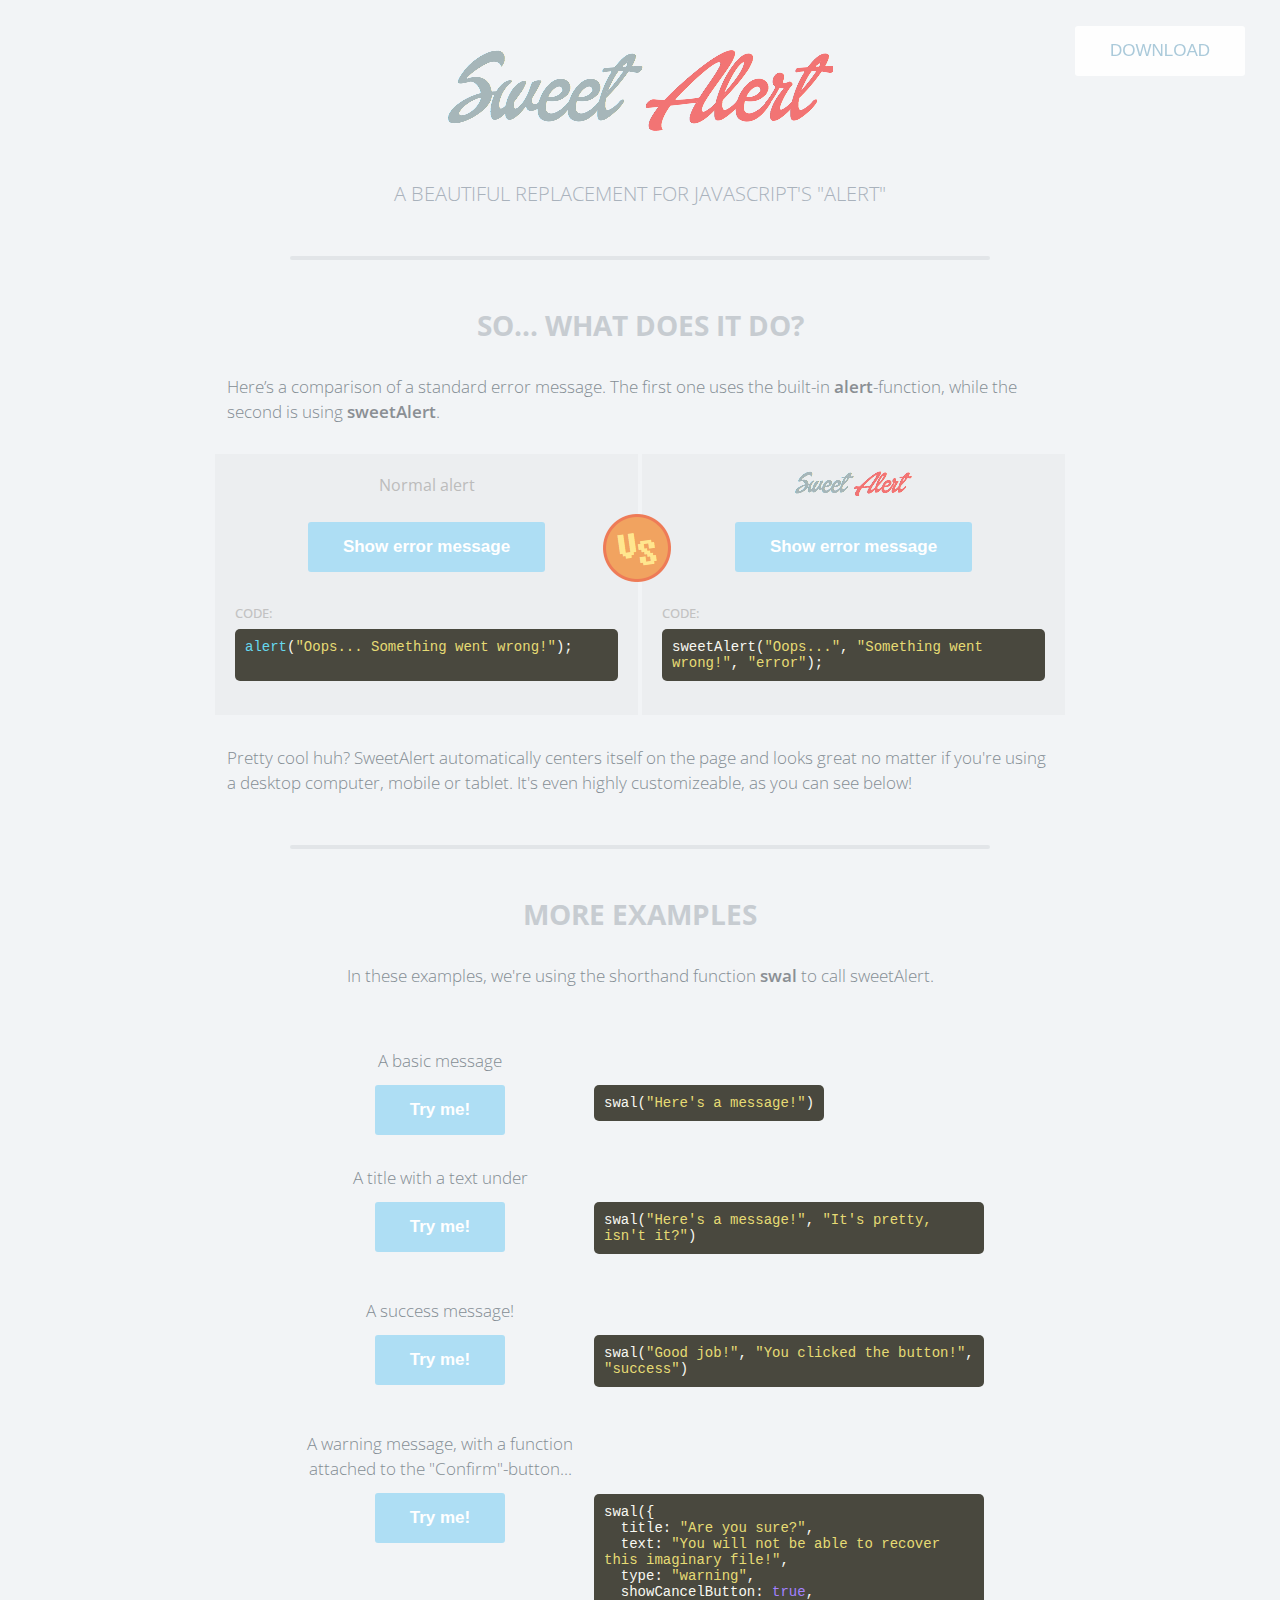
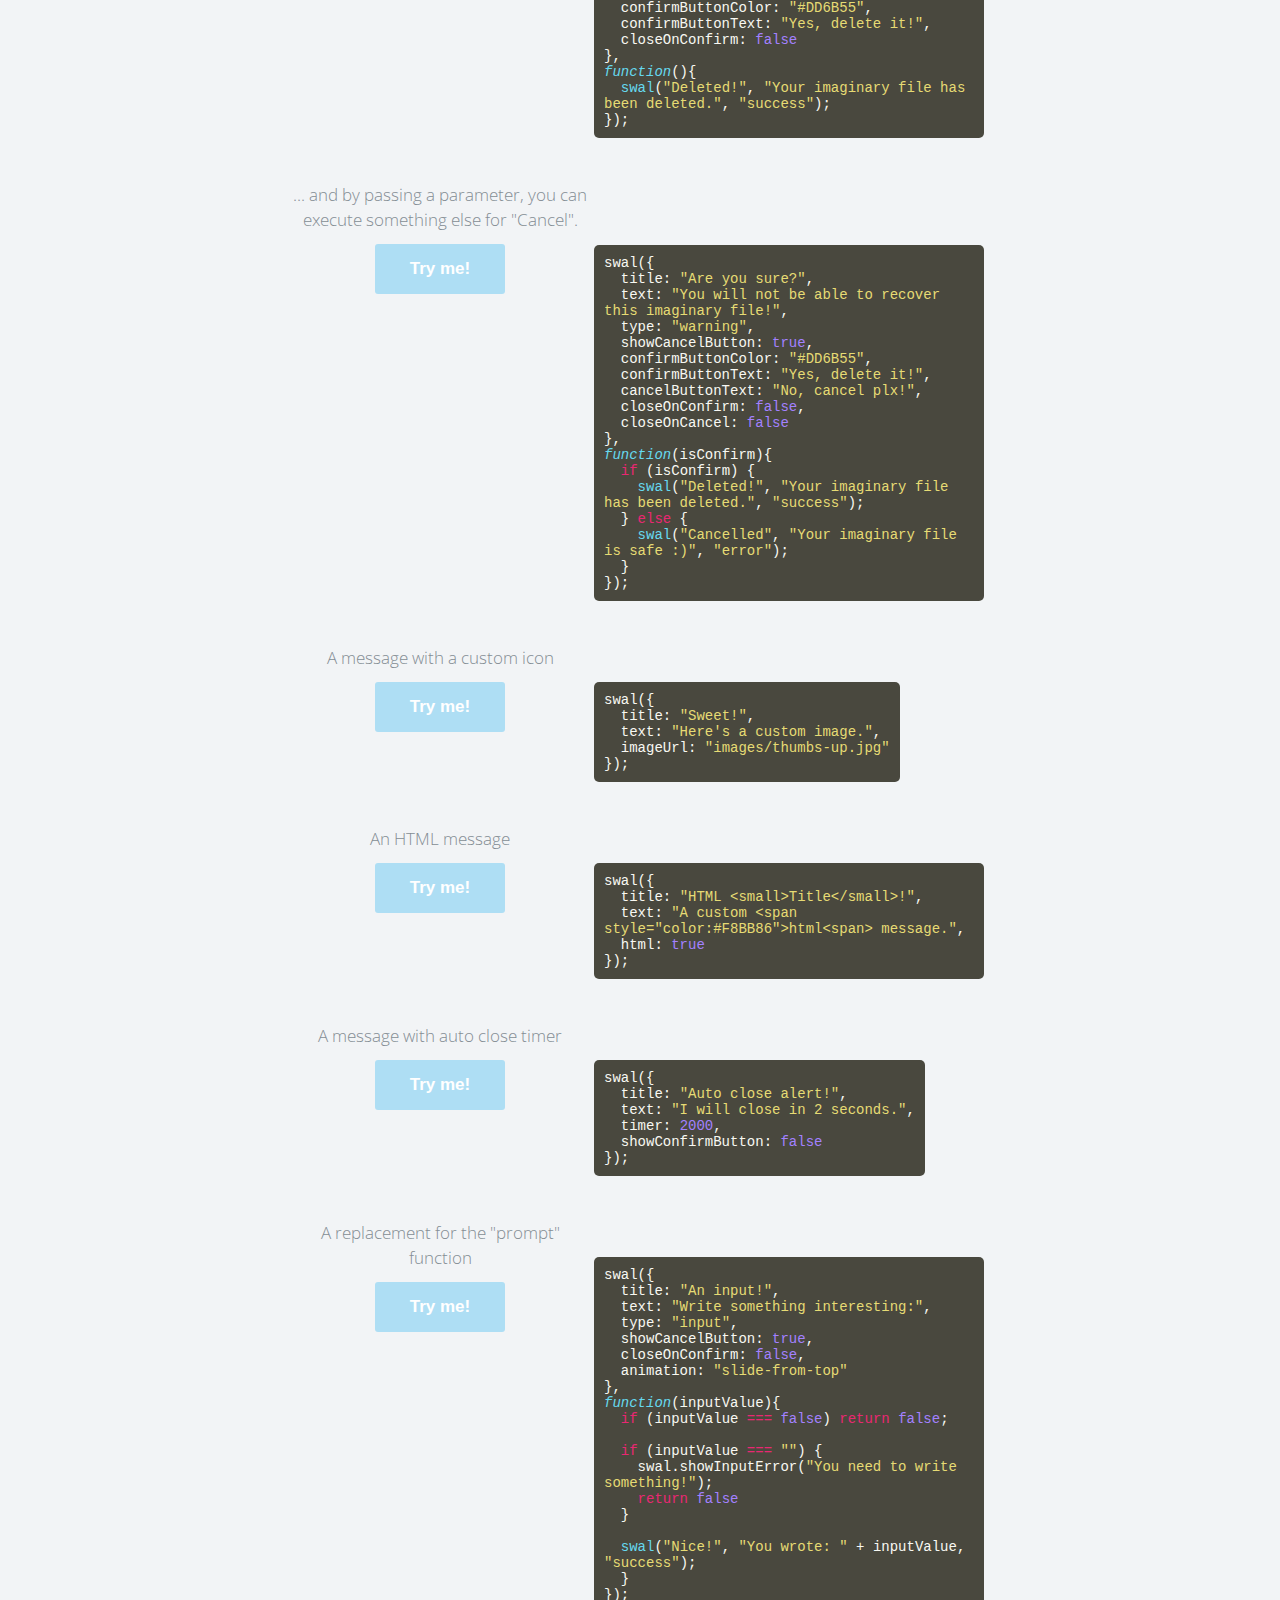
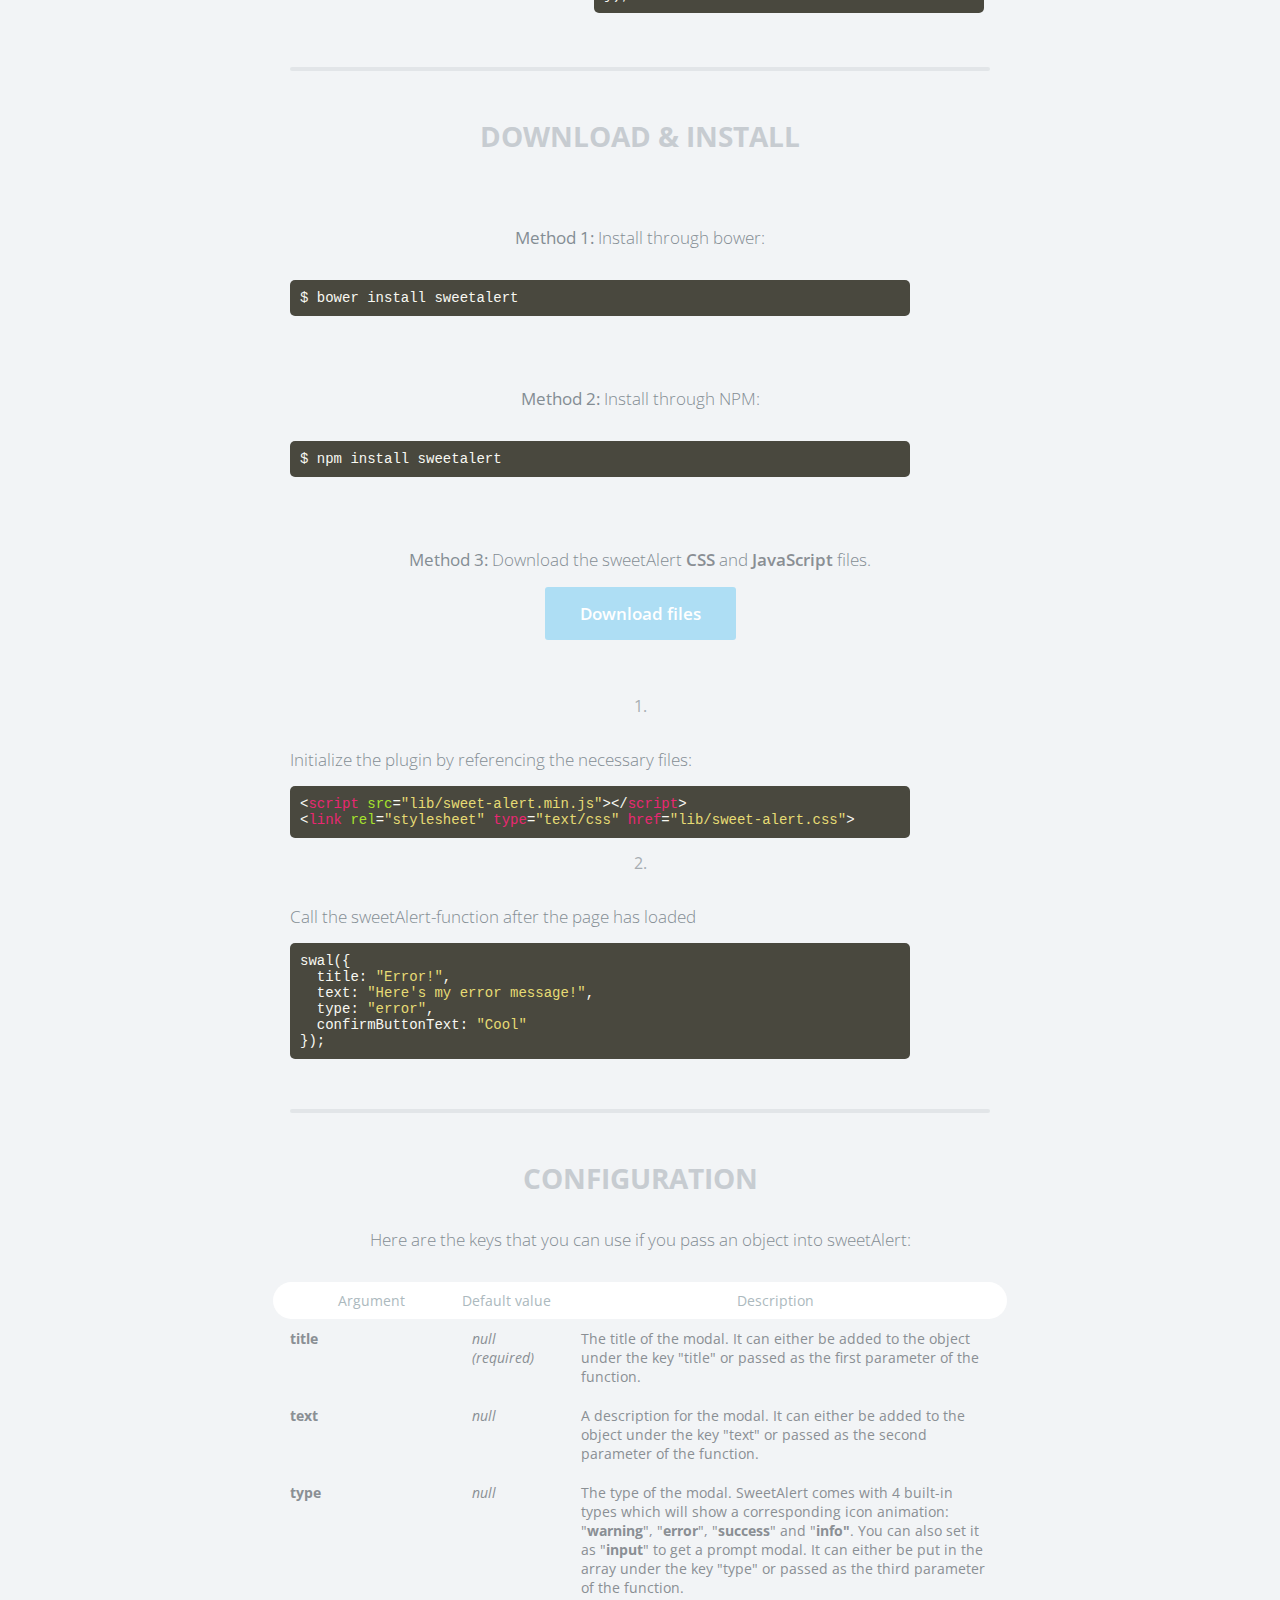
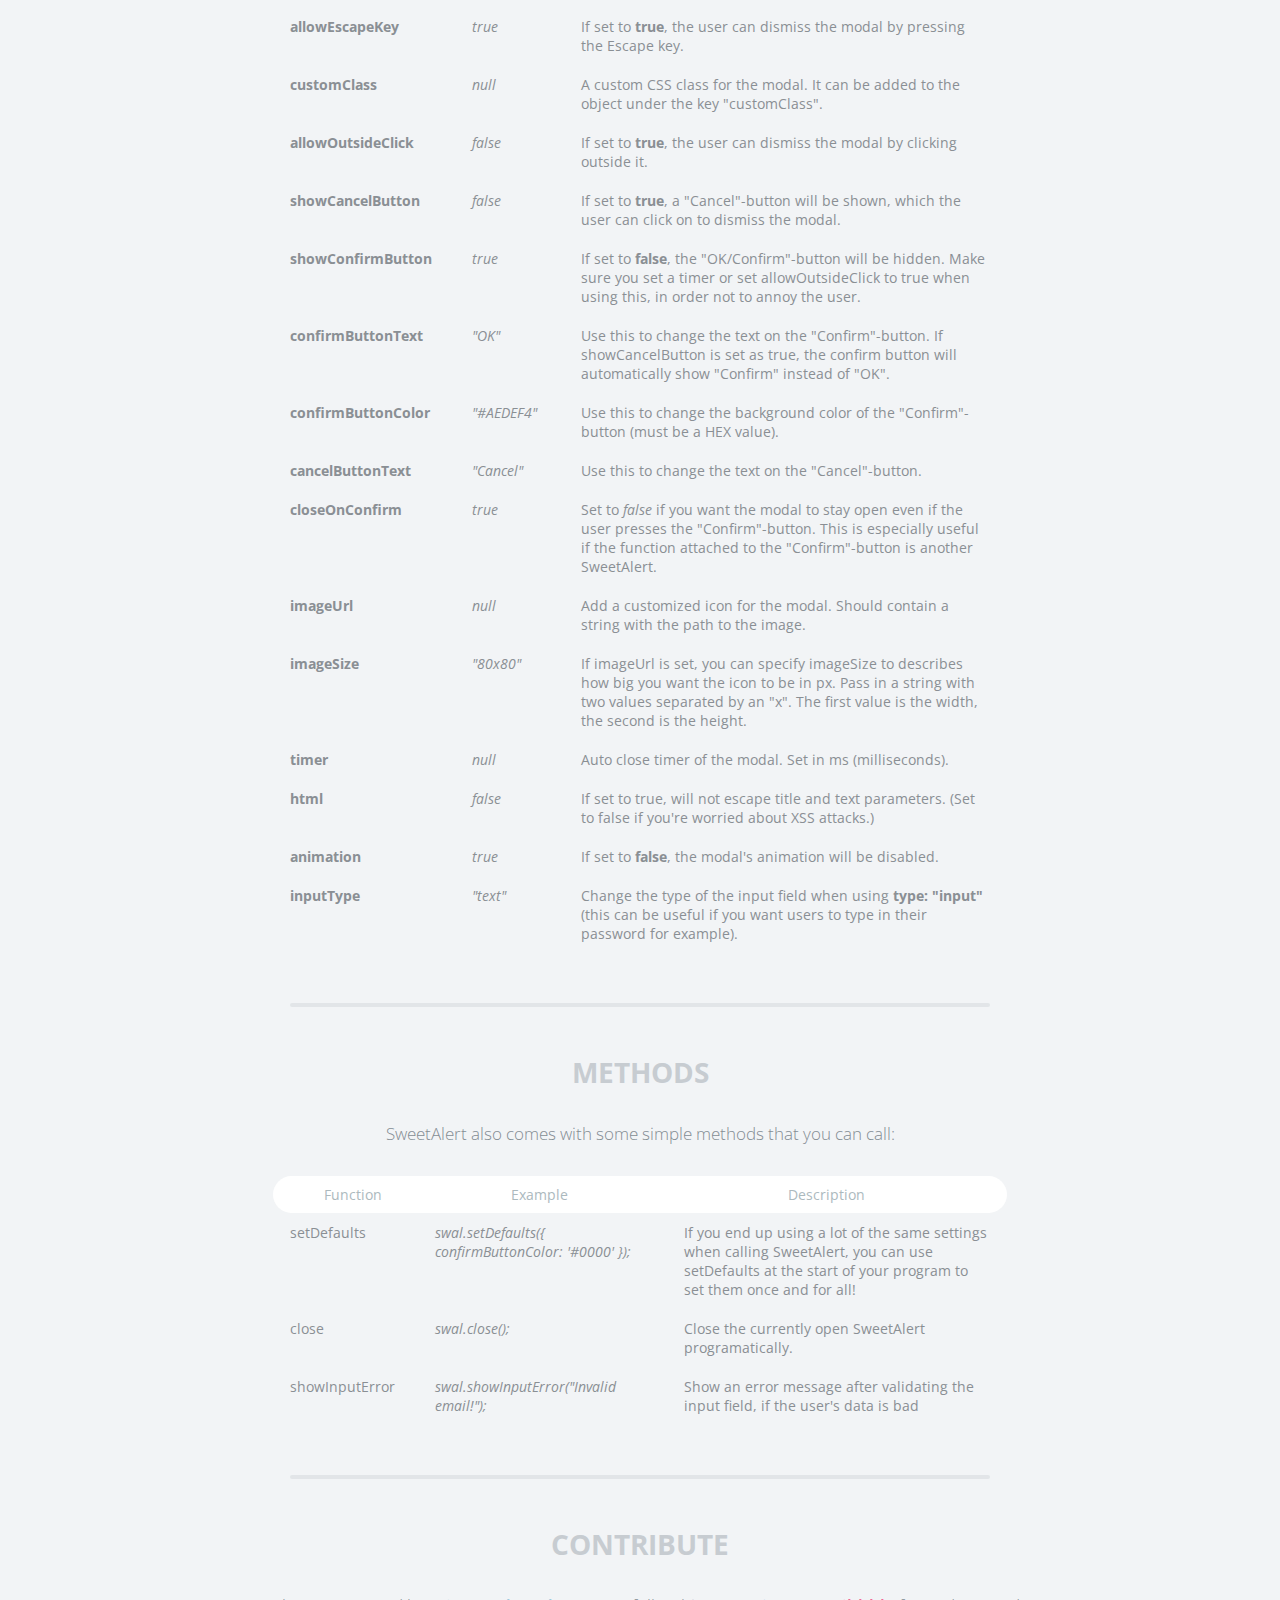
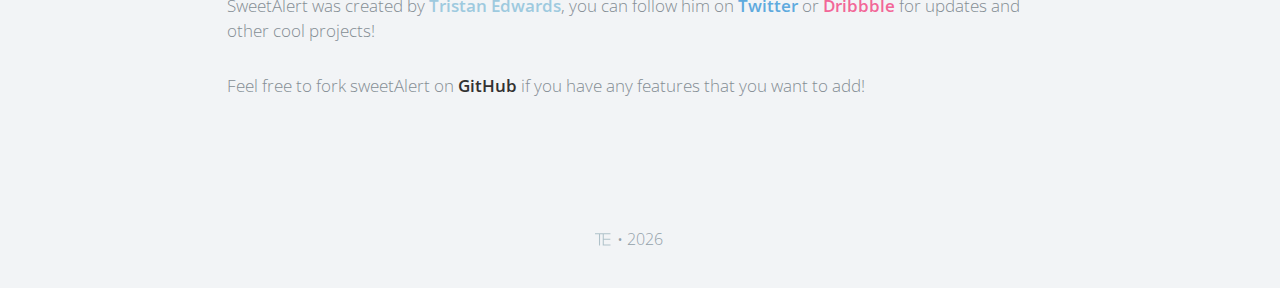
<file: sweetalert-master/example/index.html>
<!doctype html>

<html>

<head>
  <meta charset="utf-8">
  <meta name="viewport" content="width=device-width, initial-scale=1, maximum-scale=1, user-scalable=0" />
  <title>SweetAlert</title>
  
  <link rel="stylesheet" href="./example.css">
  <script src="https://code.jquery.com/jquery-2.1.3.min.js"></script>

  <!-- This is what you need -->
  <script src="../lib/sweet-alert.min.js"></script>
  <link rel="stylesheet" href="../lib/sweet-alert.css">
  <!--.......................-->

</head>

<body>

<h1>Sweet Alert</h1>
<h2>A beautiful replacement for Javascript's "Alert"</h2>
<button class="download">Download</button>

<!-- What does it do? -->
<h3>So... What does it do?</h3>
<p>Here’s a comparison of a standard error message. The first one uses the built-in <strong>alert</strong>-function, while the second is using <strong>sweetAlert</strong>.</p>

<div class="showcase normal">
	<h4>Normal alert</h4>
	<button>Show error message</button>

	<h5>Code:</h5>
	<pre><span class="func">alert</span>(<span class="str">"Oops... Something went wrong!"</span>);

	</pre>

	<div class="vs-icon"></div>
</div>

<div class="showcase sweet">
	<h4>Sweet Alert</h4>
	<button>Show error message</button>

	<h5>Code:</h5>
	<pre>sweetAlert(<span class="str">"Oops..."</span>, <span class="str">"Something went wrong!"</span>, <span class="str">"error"</span>);</pre>
</div>

<p>Pretty cool huh? SweetAlert automatically centers itself on the page and looks great no matter if you're using a desktop computer, mobile or tablet. It's even highly customizeable, as you can see below!</p>


<!-- Examples -->
<h3>More examples</h3>

<p class="center">In these examples, we're using the shorthand function <strong>swal</strong> to call sweetAlert.</p>

<ul class="examples">

	<li class="message">
		<div class="ui">
			<p>A basic message</p>
			<button>Try me!</button>
		</div>
		<pre>swal(<span class="str">"Here's a message!"</span>)</pre>
	</li>

	<li class="title-text">
		<div class="ui">
			<p>A title with a text under</p>
			<button>Try me!</button>
		</div>
		<pre>swal(<span class="str">"Here's a message!"</span>, <span class="str">"It's pretty, isn't it?"</span>)</pre>
	</li>

	<li class="success">
		<div class="ui">
			<p>A success message!</p>
			<button>Try me!</button>
		</div>
		<pre>swal(<span class="str">"Good job!"</span>, <span class="str">"You clicked the button!"</span>, <span class="str">"success"</span>)</pre>
	</li>

	<li class="warning confirm">
		<div class="ui">
			<p>A warning message, with a function attached to the "Confirm"-button...</p>
			<button>Try me!</button>
		</div>
		<pre>swal({
&nbsp;&nbsp;title: <span class="str">"Are you sure?"</span>,
&nbsp;&nbsp;text: <span class="str">"You will not be able to recover this imaginary file!"</span>,
&nbsp;&nbsp;type: <span class="str">"warning"</span>,
&nbsp;&nbsp;showCancelButton: <span class="val">true</span>,
&nbsp;&nbsp;confirmButtonColor: <span class="str">"#DD6B55"</span>,
&nbsp;&nbsp;confirmButtonText: <span class="str">"Yes, delete it!"</span>,
&nbsp;&nbsp;closeOnConfirm: <span class="val">false</span>
},
<span class="func"><i>function</i></span>(){
&nbsp;&nbsp;<span class="func">swal</span>(<span class="str">"Deleted!"</span>, <span class="str">"Your imaginary file has been deleted."</span>, <span class="str">"success"</span>);
});</pre>
	</li>

	<li class="warning cancel">
		<div class="ui">
			<p>... and by passing a parameter, you can execute something else for "Cancel".</p>
			<button>Try me!</button>
		</div>
		<pre>swal({
&nbsp;&nbsp;title: <span class="str">"Are you sure?"</span>,
&nbsp;&nbsp;text: <span class="str">"You will not be able to recover this imaginary file!"</span>,
&nbsp;&nbsp;type: <span class="str">"warning"</span>,
&nbsp;&nbsp;showCancelButton: <span class="val">true</span>,
&nbsp;&nbsp;confirmButtonColor: <span class="str">"#DD6B55"</span>,
&nbsp;&nbsp;confirmButtonText: <span class="str">"Yes, delete it!"</span>,
&nbsp;&nbsp;cancelButtonText: <span class="str">"No, cancel plx!"</span>,
&nbsp;&nbsp;closeOnConfirm: <span class="val">false</span>,
&nbsp;&nbsp;closeOnCancel: <span class="val">false</span>
},
<span class="func"><i>function</i></span>(isConfirm){
&nbsp;&nbsp;<span class="tag">if</span> (isConfirm) {
&nbsp;&nbsp;&nbsp;&nbsp;<span class="func">swal</span>(<span class="str">"Deleted!"</span>, <span class="str">"Your imaginary file has been deleted."</span>, <span class="str">"success"</span>);
&nbsp;&nbsp;} <span class="tag">else</span> {
	&nbsp;&nbsp;&nbsp;&nbsp;<span class="func">swal</span>(<span class="str">"Cancelled"</span>, <span class="str">"Your imaginary file is safe :)"</span>, <span class="str">"error"</span>);
&nbsp;&nbsp;}
});</pre>
	</li>

	<li class="custom-icon">
		<div class="ui">
			<p>A message with a custom icon</p>
			<button>Try me!</button>
		</div>
		<pre>swal({
&nbsp;&nbsp;title: <span class="str">"Sweet!"</span>,
&nbsp;&nbsp;text: <span class="str">"Here's a custom image."</span>,
&nbsp;&nbsp;imageUrl: <span class="str">"images/thumbs-up.jpg"</span>
});</pre>
	</li>

	<li class="message-html">
		<div class="ui">
			<p>An HTML message</p>
			<button>Try me!</button>
		</div>
		<pre>swal({
&nbsp;&nbsp;title: <span class="str">"HTML &lt;small&gt;Title&lt;/small&gt;!"</span>,
&nbsp;&nbsp;text: <span class="str">"A custom &lt;span style="color:#F8BB86"&gt;html&lt;span&gt; message."</span>,
&nbsp;&nbsp;html: <span class="val">true</span>
});</pre>
	</li>

	<li class="timer">
		<div class="ui">
			<p>A message with auto close timer</p>
			<button>Try me!</button>
		</div>
		<pre>swal({
&nbsp;&nbsp;title: <span class="str">"Auto close alert!"</span>,
&nbsp;&nbsp;text: <span class="str">"I will close in 2 seconds."</span>,
&nbsp;&nbsp;timer: <span class="val">2000</span>,
&nbsp;&nbsp;showConfirmButton: <span class="val">false</span>
});</pre>
	</li>

	<li class="input">
		<div class="ui">
			<p>A replacement for the "prompt" function</p>
			<button>Try me!</button>
		</div>
		<pre>swal({
&nbsp;&nbsp;title: <span class="str">"An input!"</span>,
&nbsp;&nbsp;text: <span class="str">"Write something interesting:"</span>,
&nbsp;&nbsp;type: <span class="str">"input"</span>,
&nbsp;&nbsp;showCancelButton: <span class="val">true</span>,
&nbsp;&nbsp;closeOnConfirm: <span class="val">false</span>,
&nbsp;&nbsp;animation: <span class="str">"slide-from-top"</span>
},
<span class="func"><i>function</i></span>(inputValue){
&nbsp;&nbsp;<span class="tag">if</span> (inputValue <span class="tag">===</span> <span class="val">false</span>) <span class="tag">return</span> <span class="val">false</span>;
&nbsp;&nbsp;
&nbsp;&nbsp;<span class="tag">if</span> (inputValue <span class="tag">===</span> <span class="str">""</span>) {
&nbsp;&nbsp;&nbsp;&nbsp;swal.showInputError</span>(<span class="str">"You need to write something!"</span>);
&nbsp;&nbsp;&nbsp;&nbsp;<span class="tag">return</span> <span class="val">false</span>
&nbsp;&nbsp;}
&nbsp;&nbsp;
&nbsp;&nbsp;<span class="func">swal</span>(<span class="str">"Nice!"</span>, <span class="str">"You wrote: "</span> + inputValue, <span class="str">"success"</span>);
&nbsp;&nbsp;}
});</pre>
	</li>

</ul>


<!-- Download & Install -->
<h3 id="download-section">Download & install</h3>

<div class="center-container">
	<p class="center"><b>Method 1:</b> Install through bower:</p>
	<pre class="center">$ bower install sweetalert</pre>
</div>

<div class="center-container">
	<p class="center"><b>Method 2:</b> Install through NPM:</p>
	<pre class="center">$ npm install sweetalert</pre>
</div>

<p class="center"><b>Method 3:</b> Download the sweetAlert <strong>CSS</strong> and <strong>JavaScript</strong> files.</p>

<a class="button" href="https://github.com/t4t5/sweetalert/archive/master.zip" download>Download files</a>

<ol>
	<li>
		<p>Initialize the plugin by referencing the necessary files:</p>
		<pre>&lt;<span class="tag">script</span> <span class="attr">src</span>=<span class="str">"lib/sweet-alert.min.js"</span>&gt;&lt;/<span class="tag">script</span>&gt;
&lt;<span class="tag">link</span> <span class="attr">rel</span>=<span class="str">"stylesheet"</span> <span class="tag">type</span>=<span class="str">"text/css"</span> <span class="tag">href</span>=<span class="str">"lib/sweet-alert.css"</span>&gt;</pre>
	</li>

	<li>
		<p>Call the sweetAlert-function after the page has loaded</p>
		<pre>swal({
&nbsp;&nbsp;title: <span class="str">"Error!"</span>,
&nbsp;&nbsp;text: <span class="str">"Here's my error message!"</span>,
&nbsp;&nbsp;type: <span class="str">"error"</span>,
&nbsp;&nbsp;confirmButtonText: <span class="str">"Cool"</span>
});
</pre>
	</li>
</ol>



<!-- Configuration -->
<h3>Configuration</h3>

<p class="center">Here are the keys that you can use if you pass an object into sweetAlert:</p>

<table>
	<tr class="titles">
		<th>
			<div class="border-left"></div>
			Argument
		</th>
		<th>Default value</th>
		<th>
			<div class="border-right"></div>
			Description
		</th>
	</tr>
	<tr>
		<td><b>title</b></td>
		<td><i>null (required)</i></td>
		<td>The title of the modal. It can either be added to the object under the key "title" or passed as the first parameter of the function.</td>
	</tr>
	<tr>
		<td><b>text</b></td>
		<td><i>null</i></td>
		<td>A description for the modal. It can either be added to the object under the key "text" or passed as the second parameter of the function.</td>
	</tr>
	<tr>
		<td><b>type</b></td>
		<td><i>null</i></td>
		<td>The type of the modal. SweetAlert comes with 4 built-in types which will show a corresponding icon animation: "<strong>warning</strong>", "<strong>error</strong>", "<strong>success</strong>" and "<strong>info"</strong>. You can also set it as "<strong>input</strong>" to get a prompt modal. It can either be put in the array under the key "type" or passed as the third parameter of the function.</td>
	</tr>
    <tr>
      <td><b>allowEscapeKey</b></td>
      <td><i>true</i></td>
      <td>If set to <strong>true</strong>, the user can dismiss the modal by pressing the Escape key.</td>
    </tr>
	<tr>
		<td><b>customClass</b></td>
		<td><i>null</i></td>
		<td>A custom CSS class for the modal. It can be added to the object under the key "customClass".</td>
	</tr>
	<tr>
		<td><b>allowOutsideClick</b></td>
		<td><i>false</i></td>
		<td>If set to <strong>true</strong>, the user can dismiss the modal by clicking outside it.</td>
	</tr>
	<tr>
		<td><b>showCancelButton</b></td>
		<td><i>false</i></td>
		<td>If set to <strong>true</strong>, a "Cancel"-button will be shown, which the user can click on to dismiss the modal.</td>
	</tr>
	<tr>
		<td><b>showConfirmButton</b></td>
		<td><i>true</i></td>
		<td>If set to <strong>false</strong>, the "OK/Confirm"-button will be hidden. Make sure you set a timer or set allowOutsideClick to true when using this, in order not to annoy the user.</td>
	</tr>
	<tr>
		<td><b>confirmButtonText</b></td>
		<td><i>"OK"</i></td>
		<td>Use this to change the text on the "Confirm"-button. If showCancelButton is set as true, the confirm button will automatically show "Confirm" instead of "OK".</td>
	</tr>
	<tr>
		<td><b>confirmButtonColor</b></td>
		<td><i>"#AEDEF4"</i></td>
		<td>Use this to change the background color of the "Confirm"-button (must be a HEX value).</td>
	</tr>
	<tr>
		<td><b>cancelButtonText</b></td>
		<td><i>"Cancel"</i></td>
		<td>Use this to change the text on the "Cancel"-button.</td>
	</tr>
	<tr>
		<td><b>closeOnConfirm</b></td>
		<td><i>true</i></td>
		<td>Set to <i>false</i> if you want the modal to stay open even if the user presses the "Confirm"-button. This is especially useful if the function attached to the "Confirm"-button is another SweetAlert.</td>
	</tr>
	<tr>
		<td><b>imageUrl</b></td>
		<td><i>null</i></td>
		<td>Add a customized icon for the modal. Should contain a string with the path to the image.</td>
	</tr>
	<tr>
		<td><b>imageSize</b></td>
		<td><i>"80x80"</i></td>
		<td>If imageUrl is set, you can specify imageSize to describes how big you want the icon to be in px. Pass in a string with two values separated by an "x". The first value is the width, the second is the height.</td>
	</tr>
	<tr>
		<td><b>timer</b></td>
		<td><i>null</i></td>
		<td>Auto close timer of the modal. Set in ms (milliseconds).</td>
	</tr>
	<tr>
		<td><b>html</b></td>
		<td><i>false</i></td>
		<td>If set to true, will not escape title and text parameters. (Set to false if you're worried about XSS attacks.)</td>
	</tr>
	<tr>
		<td><b>animation</b></td>
		<td><i>true</i></td>
		<td>If set to <strong>false</strong>, the modal's animation will be disabled.</td>
	</tr>
	<tr>
		<td><b>inputType</b></td>
		<td><i>"text"</i></td>
		<td>Change the type of the input field when using <strong>type: "input"</strong> (this can be useful if you want users to type in their password for example).</td>
	</tr>
</table>


<!-- Methods -->
<h3>Methods</h3>

<p class="center">SweetAlert also comes with some simple methods that you can call:</p>

<table>
	<tr class="titles">
		<th>
			<div class="border-left"></div>
			Function
		</th>
		<th>Example</th>
		<th>
			<div class="border-right"></div>
			Description
		</th>
	</tr>
	<tr>
		<td>setDefaults</td>
		<td><i>swal.setDefaults({ confirmButtonColor: '#0000' });</i></td>
		<td>If you end up using a lot of the same settings when calling SweetAlert, you can use setDefaults at the start of your program to set them once and for all!</td>
	</tr>
	<tr>
		<td>close</td>
		<td><i>swal.close();</i></td>
		<td>Close the currently open SweetAlert programatically.</td>
	</tr>
	<tr>
		<td>showInputError</td>
		<td><i>swal.showInputError("Invalid email!");</i></td>
		<td>Show an error message after validating the input field, if the user's data is bad</td>
	</tr>
</table>



<!-- Contribute -->
<h3>Contribute</h3>
<p>SweetAlert was created by <a href="http://tristanedwards.me" target="_blank">Tristan Edwards</a>, you can follow him on <a href="https://twitter.com/t4t5" target="_blank" class="twitter">Twitter</a> or <a href="https://dribbble.com/tristanedwards" target="_blank" class="dribbble">Dribbble</a> for updates and other cool projects!</p>
<p>Feel free to fork sweetAlert on <a href="https://github.com/t4t5/sweetalert" class="github">GitHub</a> if you have any features that you want to add!</p>


<footer>
	<span class="te-logo">TE</span> • <script>document.write(new Date().getFullYear())</script>
</footer>


<script>

document.querySelector('button.download').onclick = function(){
	$("html, body").animate({ scrollTop: $("#download-section").offset().top }, 1000);
};

document.querySelector('.showcase.normal button').onclick = function(){
	alert("Oops... Something went wrong!");
};

document.querySelector('.showcase.sweet button').onclick = function(){
	swal("Oops...", "Something went wrong!", "error");
};

document.querySelector('ul.examples li.message button').onclick = function(){
	swal("Here's a message!");
};

document.querySelector('ul.examples li.timer button').onclick = function(){
	swal({
		title: "Auto close alert!",
		text: "I will close in 2 seconds.",
		timer: 2000,
		showConfirmButton: false
	});
};

document.querySelector('ul.examples li.title-text button').onclick = function(){
	swal("Here's a message!", "It's pretty, isn't it?");
};

document.querySelector('ul.examples li.success button').onclick = function(){
	swal("Good job!", "You clicked the button!", "success");
};

document.querySelector('ul.examples li.warning.confirm button').onclick = function(){
	swal({
		title: "Are you sure?",
		text: "You will not be able to recover this imaginary file!",
		type: "warning",
		showCancelButton: true,
		confirmButtonColor: '#DD6B55',
		confirmButtonText: 'Yes, delete it!',
		closeOnConfirm: false
	},
	function(){
		swal("Deleted!", "Your imaginary file has been deleted!", "success");
	});
};

document.querySelector('ul.examples li.warning.cancel button').onclick = function(){
	swal({
		title: "Are you sure?",
		text: "You will not be able to recover this imaginary file!",
		type: "warning",
		showCancelButton: true,
		confirmButtonColor: '#DD6B55',
		confirmButtonText: 'Yes, delete it!',
		cancelButtonText: "No, cancel plx!",
		closeOnConfirm: false,
		closeOnCancel: false
	},
	function(isConfirm){
    if (isConfirm){
      swal("Deleted!", "Your imaginary file has been deleted!", "success");
    } else {
      swal("Cancelled", "Your imaginary file is safe :)", "error");
    }
	});
};

document.querySelector('ul.examples li.custom-icon button').onclick = function(){
	swal({
		title: "Sweet!",
		text: "Here's a custom image.",
		imageUrl: 'images/thumbs-up.jpg'
	});
};

document.querySelector('ul.examples li.message-html button').onclick = function(){
	swal({
		title: "HTML <small>Title</small>!",
		text: 'A custom <span style="color:#F8BB86">html<span> message.',
		html: true
	});
};

document.querySelector('ul.examples li.input button').onclick = function(){
	swal({
		title: "An input!",
		text: 'Write something interesting:',
		type: 'input',
		showCancelButton: true,
		closeOnConfirm: false,
		animation: "slide-from-top"
	}, 
	function(inputValue){
		if (inputValue === false) return false;

		if (inputValue === "") {
			swal.showInputError("You need to write something!");
			return false;
		}
		
		swal("Nice!", 'You wrote: ' + inputValue, "success");
		
	});
};

</script>



</body>

</html>
</file>
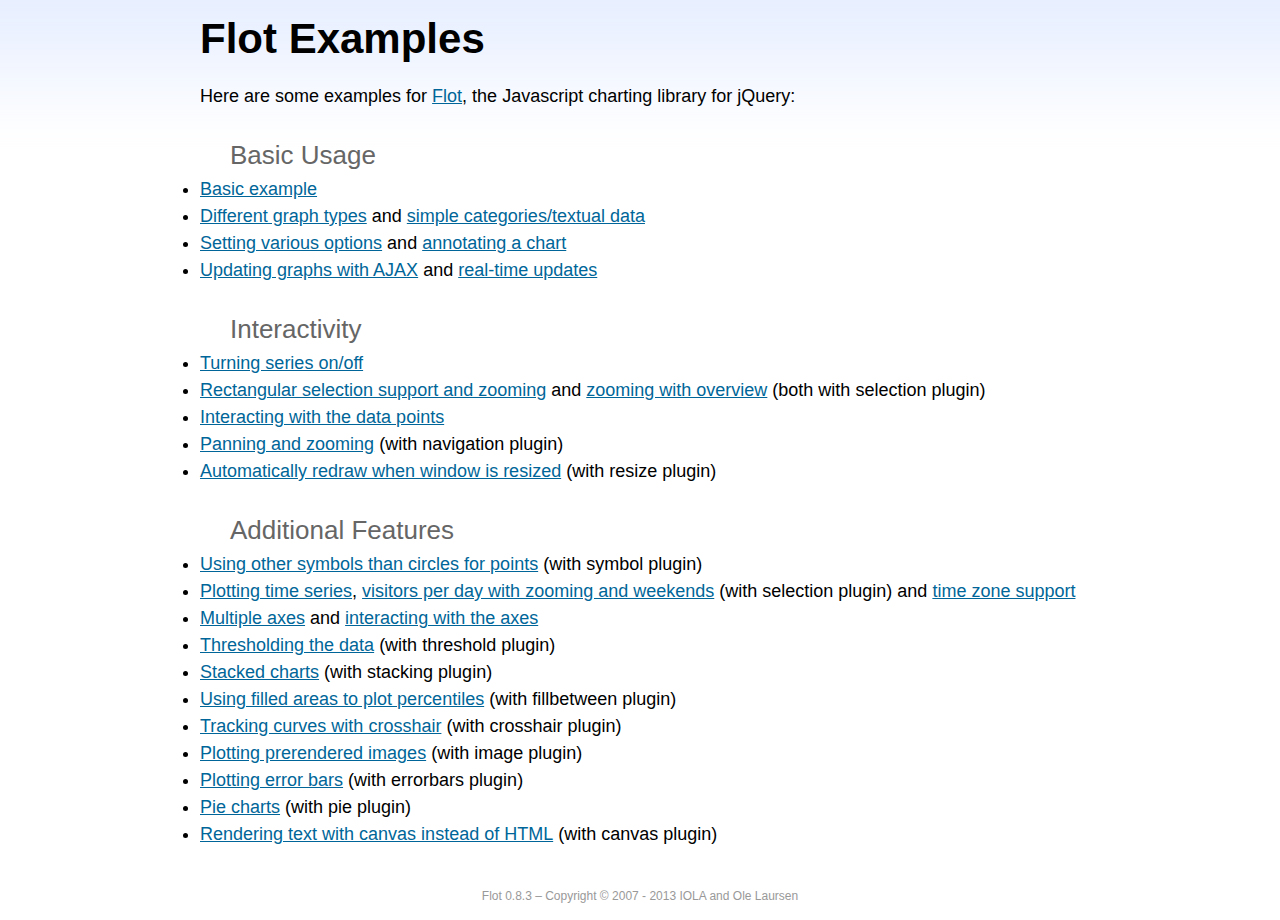
<file: bower_components/flot/examples/index.html>
<!DOCTYPE html PUBLIC "-//W3C//DTD HTML 4.01//EN" "http://www.w3.org/TR/html4/strict.dtd">
<html>
<head>
	<meta http-equiv="Content-Type" content="text/html; charset=utf-8">
	<title>Flot Examples</title>
	<link href="examples.css" rel="stylesheet" type="text/css">
	<style>

	h3 {
		margin-top: 30px;
		margin-bottom: 5px;
	}

	</style>
	<script language="javascript" type="text/javascript" src="../jquery.js"></script>
	<script language="javascript" type="text/javascript" src="../jquery.flot.js"></script>
	<script type="text/javascript">

	$(function() {

		// Add the Flot version string to the footer

		$("#footer").prepend("Flot " + $.plot.version + " &ndash; ");
	});

	</script>
</head>
<body>

	<div id="header">
		<h2>Flot Examples</h2>
	</div>

	<div id="content">

		<p>Here are some examples for <a href="http://www.flotcharts.org">Flot</a>, the Javascript charting library for jQuery:</p>

		<h3>Basic Usage</h3>

		<ul>
			<li><a href="basic-usage/index.html">Basic example</a></li>
			<li><a href="series-types/index.html">Different graph types</a> and <a href="categories/index.html">simple categories/textual data</a></li>
			<li><a href="basic-options/index.html">Setting various options</a> and <a href="annotating/index.html">annotating a chart</a></li>
			<li><a href="ajax/index.html">Updating graphs with AJAX</a> and <a href="realtime/index.html">real-time updates</a></li>
		</ul>

		<h3>Interactivity</h3>

		<ul>
			<li><a href="series-toggle/index.html">Turning series on/off</a></li>
			<li><a href="selection/index.html">Rectangular selection support and zooming</a> and <a href="zooming/index.html">zooming with overview</a> (both with selection plugin)</li>
			<li><a href="interacting/index.html">Interacting with the data points</a></li>
			<li><a href="navigate/index.html">Panning and zooming</a> (with navigation plugin)</li>
			<li><a href="resize/index.html">Automatically redraw when window is resized</a> (with resize plugin)</li>
		</ul>

		<h3>Additional Features</h3>

		<ul>
			<li><a href="symbols/index.html">Using other symbols than circles for points</a> (with symbol plugin)</li>
			<li><a href="axes-time/index.html">Plotting time series</a>, <a href="visitors/index.html">visitors per day with zooming and weekends</a> (with selection plugin) and <a href="axes-time-zones/index.html">time zone support</a></li>
			<li><a href="axes-multiple/index.html">Multiple axes</a> and <a href="axes-interacting/index.html">interacting with the axes</a></li>
			<li><a href="threshold/index.html">Thresholding the data</a> (with threshold plugin)</li>
			<li><a href="stacking/index.html">Stacked charts</a> (with stacking plugin)</li>
			<li><a href="percentiles/index.html">Using filled areas to plot percentiles</a> (with fillbetween plugin)</li>
			<li><a href="tracking/index.html">Tracking curves with crosshair</a> (with crosshair plugin)</li>
			<li><a href="image/index.html">Plotting prerendered images</a> (with image plugin)</li>
			<li><a href="series-errorbars/index.html">Plotting error bars</a> (with errorbars plugin)</li>
			<li><a href="series-pie/index.html">Pie charts</a> (with pie plugin)</li>
			<li><a href="canvas/index.html">Rendering text with canvas instead of HTML</a> (with canvas plugin)</li>
		</ul>

	</div>

	<div id="footer">
		Copyright &copy; 2007 - 2013 IOLA and Ole Laursen
	</div>

</body>
</html>
</file>
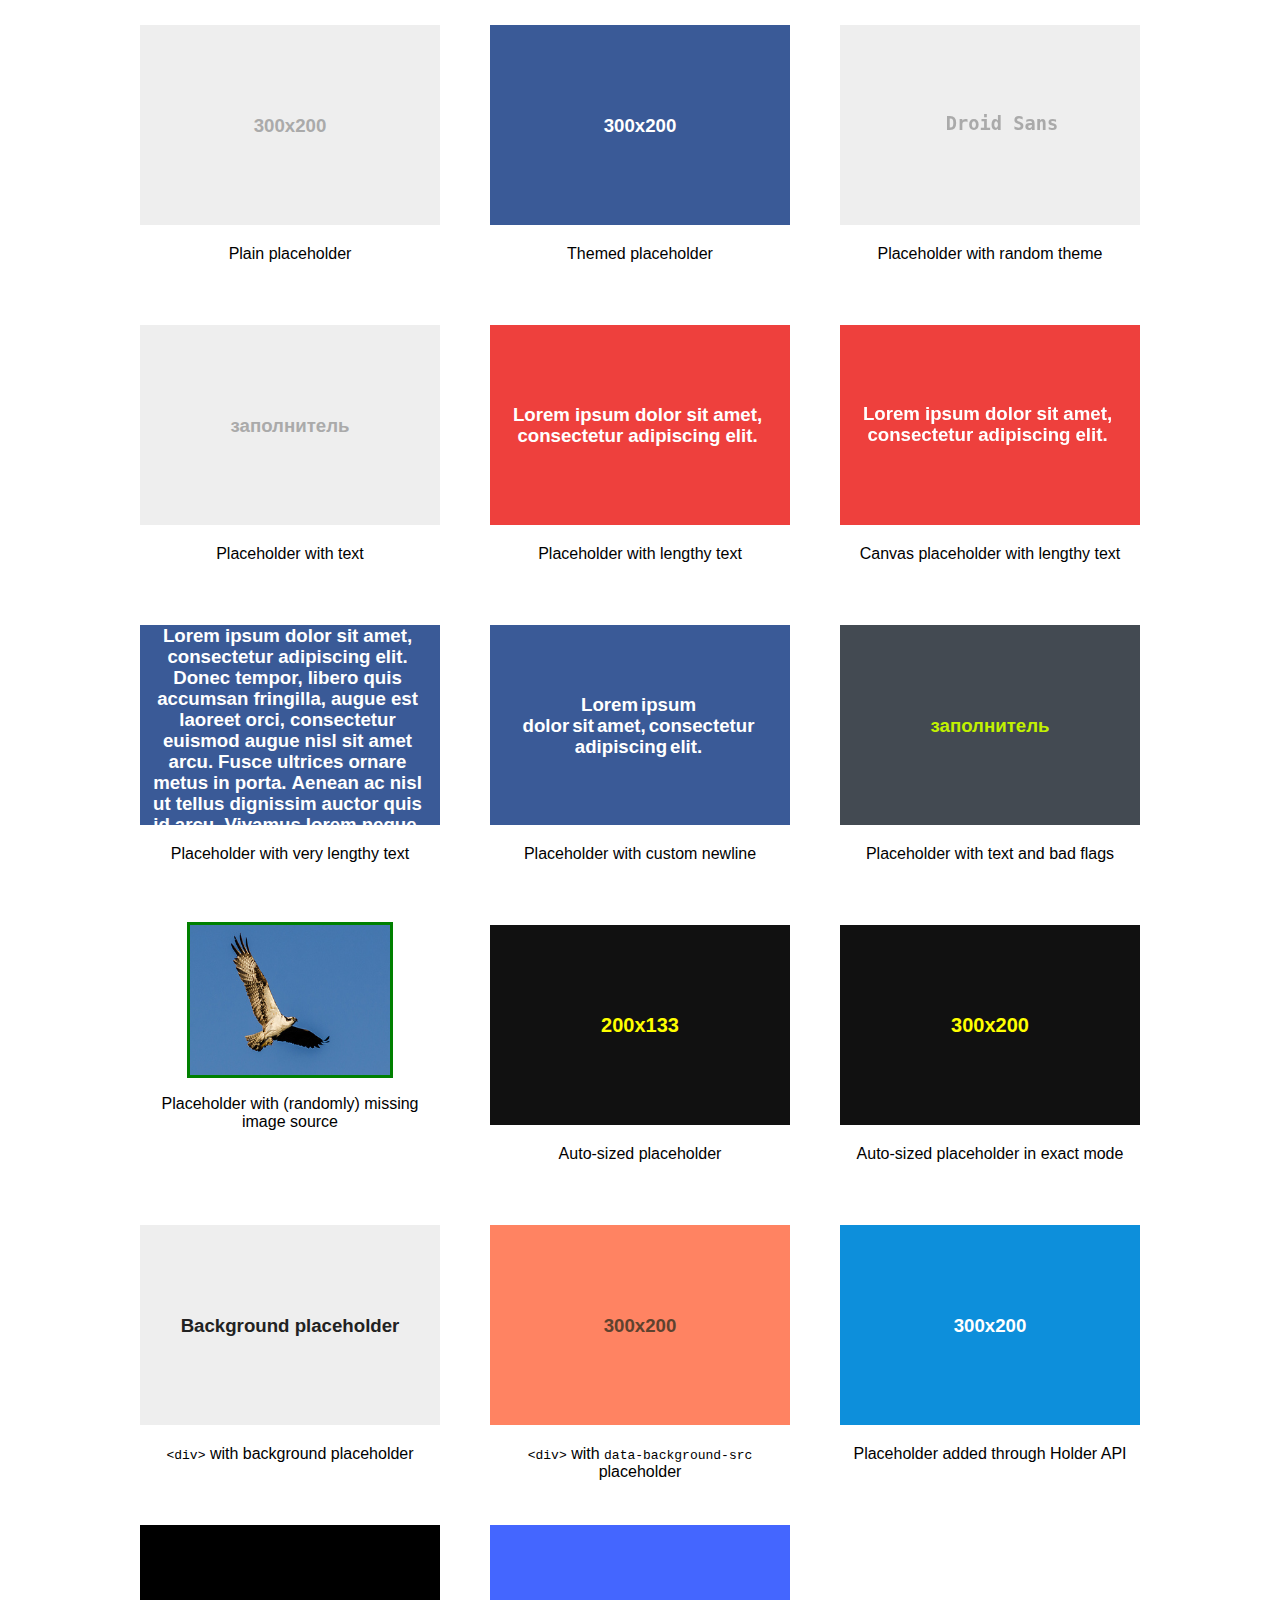
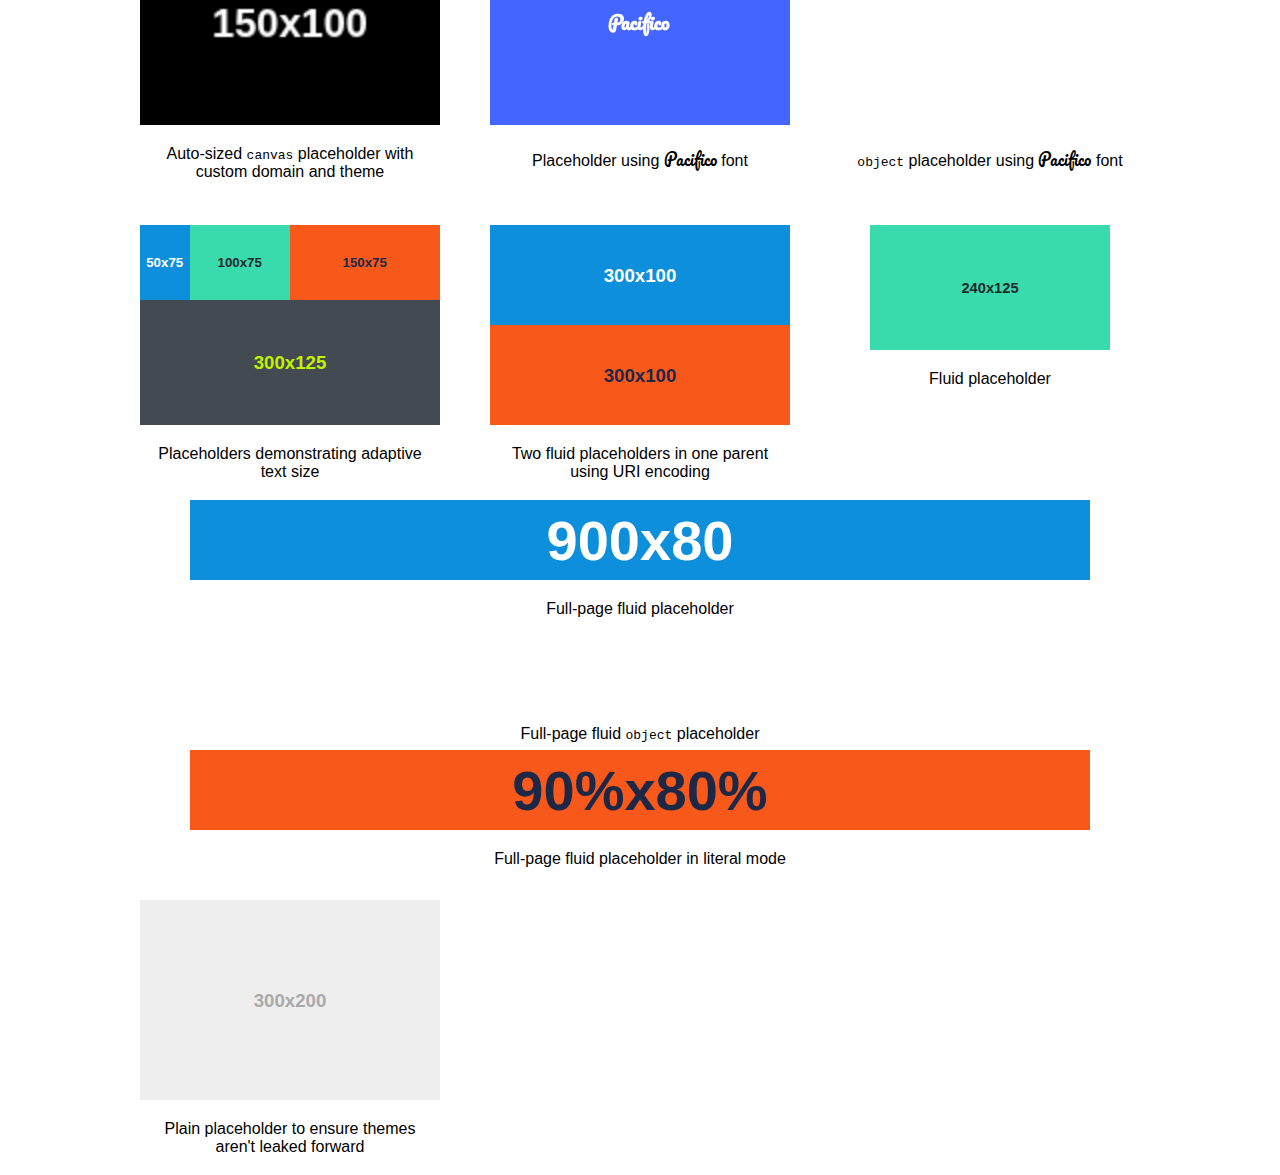
<file: bower_components/holderjs/test/index.html>
<!doctype html>
<html>
<head>
<title>Holder Testing</title>
<meta charset="utf-8">
<link rel="stylesheet" href="http://netdna.bootstrapcdn.com/font-awesome/4.1.0/css/font-awesome.min.css" class="holderjs">
<link href='http://fonts.googleapis.com/css?family=Pacifico' rel='stylesheet' type='text/css' class="holderjs">
<link href='http://fonts.googleapis.com/css?family=Raleway' rel='stylesheet' type='text/css' class='holderjs'>
<style>
	body {font-family:Arial,sans-serif;width:1050px;margin:0 auto}
	.thumb {width:300px;height:250px;margin:25px;float:left}
	.thumb img, .thumb .holderjs, .thumb object {display:block;margin:0 auto}
	.thumb .caption {padding:10px;text-align:center;margin-top:10px}
	.thumb.fullpage {float:none;clear:both;width:auto;height:100px;margin:25px}
	.autosize img {width:100%}
	#holder1 {background:url('?holder.js/300x200/text:Background%20placeholder/^eee:^222');width:300px;height:200px}
</style>
</head>
<body>

<div class="thumb">
	<img data-src="holder.js/300x200">
	<div class="caption">
		 Plain placeholder
	</div>
</div>
<div class="thumb">
	<img data-src="holder.js/300x200/social">
	<div class="caption">
		 Themed placeholder
	</div>
</div>
<div class="thumb">
	<img data-src="holder.js/300x200/random/font:Droid Sans/text:Droid Sans">
	<div class="caption">
		Placeholder with random theme
	</div>
</div>
<div class="thumb">
	<img data-src="holder.js/300x200/text:заполнитель">
	<div class="caption">
		 Placeholder with text
	</div>
</div>
<div class="thumb">
	<img data-src="holder.js/300x200/#EE403D:#FFFFFF/text:Lorem ipsum dolor sit amet, consectetur adipiscing elit.">
	<div class="caption">
		 Placeholder with lengthy text
	</div>
</div>
<div class="thumb">
	<img data-src="holder.canvas/300x200/#EE403D:#FFFFFF/text:Lorem ipsum dolor sit amet, consectetur adipiscing elit.">
	<div class="caption">
		Canvas placeholder with lengthy text
	</div>
</div>
<div class="thumb">
	<img data-src="holder.js/300x200/social/text:Lorem ipsum dolor sit amet, consectetur adipiscing elit. Donec tempor, libero quis accumsan fringilla, augue est laoreet orci, consectetur euismod augue nisl sit amet arcu. Fusce ultrices ornare metus in porta. Aenean ac nisl ut tellus dignissim auctor quis id arcu. Vivamus lorem neque, pulvinar non dictum vel, sagittis lobortis odio.">
	<div class="caption">
		 Placeholder with very lengthy text
	</div>
</div>
<div class="thumb">
	<img data-src="holder.js/300x200/social/text:Lorem ipsum   \n   dolor sit amet, consectetur adipiscing elit.">
	<div class="caption">
		 Placeholder with custom newline
	</div>
</div>
<div class="thumb">
	<img data-src="holder.js/300x200/randomrandom/hello:world/$$$$/%25%25%67/industrial/text:заполнитель">
	<div class="caption">
		 Placeholder with text and bad flags
	</div>
</div>
<div class="thumb">
	<script>
	var r = Math.random();
	if(r > 0.5){
	document.write('<img data-src="holder.js/200x150" src="missing.jpg" style="width:200px;height:150px;outline:solid 3px red">');
	}
	else{
	document.write('<img data-src="holder.js/200x150" src="image.jpg" style="width:200px;height:150px;outline:solid 3px green">');
	}
	</script>
	<div class="caption">
		Placeholder with (randomly) missing image source
	</div>
</div>
<div class="thumb">
	<div class="autosize">
		<img data-src="holder.js/200x133/#111:#ffff00/auto">
	</div>
	<div class="caption">
		 Auto-sized placeholder
	</div>
</div>
<div class="thumb">
	<div class="autosize">
		<img data-src="holder.js/200x133/#111:#ffff00/auto/textmode:exact">
	</div>
	<div class="caption">
		 Auto-sized placeholder in exact mode
	</div>
</div>
<div class="thumb">
	<div class="holderjs" id="holder1"></div>
	<div class="caption">
		<code>&lt;div&gt;</code> with background placeholder
	</div>
</div>
<div class="thumb">
	<div class="holderjs" style="width:300px;height:200px" data-background-src="?holder.js/300x200/#ff8362:#5e422e"></div>
	<div class="caption">
		<code>&lt;div&gt;</code> with <code>data-background-src</code> placeholder
	</div>
</div>

<div class="thumb">
	<div id="thumb1">
	</div>
	<div class="caption">
		 Placeholder added through Holder API
	</div>
</div>
<div class="thumb">
	<img data-src="custom.holder/150x100/custom/auto" style="width:300px;height:200px">
	<div class="caption">
		Auto-sized <code>canvas</code> placeholder with custom domain and theme
	</div>
</div>
<div class="thumb">
	<img data-src="holder.js/300x200/font:Pacifico/#4466ff:#fff/text:Pacifico">
	<div class="caption">
		 Placeholder using <span style="font-family:Pacifico">Pacifico</span> font</span>
	</div>
</div>
<div class="thumb">
	<object data="holder.js/300x200/font:Pacifico/#4466ff:#fff/text:Pacifico"></object>
	<div class="caption">
		<code>object</code> placeholder using <span style="font-family:Pacifico">Pacifico</span> font</span>
	</div>
</div>
<div class="thumb">
	<div style="overflow:hidden">
	<img data-src="holder.js/50x75/sky" style="float:left">
	<img data-src="holder.js/100x75/vine" style="float:left">
	<img data-src="holder.js/150x75/lava" style="float:left">
	</div>
	<div style="overflow:hidden">
	<img data-src="holder.js/300x125/industrial" style="float:left">
	</div>
<div class="caption">
		 Placeholders demonstrating adaptive text size
	</div>
</div>
<div class="thumb">
	<div style="height:200px">
<img data-src="holder.js/100%25x50%25/sky">
<img data-src="holder.js/100%25x50%25/lava">
</div>
<div class="caption">Two fluid placeholders in one parent using URI encoding</div>
</div>
<div class="thumb">
	<img data-src="holder.js/80%x50%/vine">
	<div class="caption">
		 Fluid placeholder
	</div>
</div>
<div class="fullpage thumb">
	<img data-src="holder.js/90%x80%/sky">
	<div class="caption">
		 Full-page fluid placeholder
	</div>
</div>
<div class="fullpage thumb">
	<object data-src="holder.js/90%x80%/vine"></object>
	<div class="caption">
		 Full-page fluid <code>object</code> placeholder
	</div>
</div>
<div class="fullpage thumb">
	<img data-src="holder.js/90%x80%/lava/textmode:literal">
	<div class="caption">
		 Full-page fluid placeholder in literal mode
	</div>
</div>
<div class="thumb">
	<img data-src="holder.js/300x200">
	<div class="caption">
		 Plain placeholder to ensure themes aren't leaked forward
	</div>
</div>

<script src="http://code.jquery.com/jquery-1.11.0.min.js"></script>
<script src="../holder.js"></script>
<!--
<script src="require.js" data-main="test.js"></script>
-->
<script>
Holder.add_image("holder.js/300x200/sky", "#thumb1").run();
Holder.add_theme("custom", {foreground: "#fff", background: "#000", size: 15}).run({
	domain: "custom.holder",
	use_canvas: true
})
Holder.add_theme("fontawesome", {foreground: "#00ccaa", background: "#002211", size: 12}).run({
	domain: "fontawesome.holder"
})
Holder.run({
	domain: "holder.canvas",
	use_canvas: true
});

</script>
</body>
</html>
</file>
<file: sweetalert-master/example/example.css>
@import url(http://fonts.googleapis.com/css?family=Open+Sans:400,600,700,300);
@import url(http://fonts.googleapis.com/css?family=Open+Sans+Condensed:700);
body {
  background-color: #f2f4f6;
  font-family: 'Open Sans', sans-serif;
  text-align: center; }

h1 {
  background-image: url("images/logo_big.png");
  background-image: -webkit-image-set(url("images/logo_big.png") 1x, url("images/logo_big@2x.png") 2x);
  width: 385px;
  height: 81px;
  text-indent: -9999px;
  white-space: nowrap;
  margin: 50px auto; }
  @media all and (max-width: 420px) {
    h1 {
      width: 300px;
      background-size: contain;
      background-repeat: no-repeat;
      background-position: center; } }
  @media all and (max-width: 330px) {
    h1 {
      width: 250px; } }

h2 {
  font-size: 20px;
  color: #A9B2BC;
  line-height: 25px;
  text-transform: uppercase;
  font-weight: 300;
  text-align: center;
  display: block; }

h3 {
  font-size: 28px;
  color: #C7CCD1;
  text-transform: uppercase;
  font-family: 'Open Sans Condensed', sans-serif;
  margin-top: 100px;
  text-align: center;
  position: relative; }
  h3#download-section {
    margin-top: 50px;
    padding-top: 40px; }
  h3::after {
    content: "";
    background-color: #e2e5e8;
    height: 4px;
    width: 700px;
    left: 50%;
    margin-left: -350px;
    position: absolute;
    margin-top: -50px;
    border-radius: 2px; }
    @media all and (max-width: 740px) {
      h3::after {
        width: auto;
        left: 20px;
        right: 20px;
        margin-left: 0; } }

a {
  text-decoration: none; }

p {
  max-width: 826px;
  margin: 30px auto;
  font-size: 17px;
  font-weight: 300;
  color: #848D94;
  line-height: 25px;
  text-align: left; }
  p.center {
    text-align: center; }
  p strong {
    color: #8A8F94;
    font-weight: 600; }
  p a {
    color: #9ECADF;
    font-weight: 600; }
    p a:hover {
      text-decoration: underline; }
    p a.twitter {
      color: #5eaade; }
    p a.dribbble {
      color: #f26798; }
    p a.github {
      color: #323131; }

button, .button {
  background-color: #AEDEF4;
  color: white;
  border: none;
  box-shadow: none;
  font-size: 17px;
  font-weight: 500;
  font-weight: 600;
  border-radius: 3px;
  padding: 15px 35px;
  margin: 26px 5px 0 5px;
  cursor: pointer; }
  button:focus, .button:focus {
    outline: none; }
  button:hover, .button:hover {
    background-color: #a1d9f2; }
  button:active, .button:active {
    background-color: #81ccee; }
  button.cancel, .button.cancel {
    background-color: #D0D0D0; }
    button.cancel:hover, .button.cancel:hover {
      background-color: #c8c8c8; }
    button.cancel:active, .button.cancel:active {
      background-color: #b6b6b6; }
  button.download, .button.download {
    position: fixed;
    right: 30px;
    top: 0;
    background-color: rgba(255, 255, 255, 0.9);
    color: #ABCADA;
    font-weight: 500;
    text-transform: uppercase;
    z-index: 3; }
    @media all and (max-width: 1278px) {
      button.download, .button.download {
        display: none; } }

.center-container {
  max-width: 700px;
  margin: 70px auto; }

pre {
  background-color: #49483e;
  color: #f8f8f2;
  padding: 10px;
  border-radius: 5px;
  white-space: pre-line;
  text-align: left;
  font-size: 14px;
  max-width: 600px; }
  pre .str {
    color: #e6db74; }
  pre .func {
    color: #66d9ef; }
  pre .val {
    color: #a381ff; }
  pre .tag {
    color: #e92772; }
  pre .attr {
    color: #a6e22d; }

.showcase {
  background-color: #eceef0;
  padding: 20px;
  display: inline-block;
  width: 383px;
  vertical-align: top;
  position: relative; }
  @media all and (max-width: 865px) {
    .showcase {
      margin: 5px auto;
      padding: 46px 20px; } }
  @media all and (max-width: 440px) {
    .showcase {
      width: auto; } }
  .showcase h4 {
    font-size: 16px;
    color: #BCBCBC;
    line-height: 22px;
    margin: 0 auto;
    font-weight: 400; }
  .showcase.sweet h4 {
    width: 117px;
    height: 25px;
    margin-top: -3px;
    text-indent: -9999px;
    background-image: url("images/logo_small.png");
    background-image: -webkit-image-set(url("images/logo_small.png") 1x, url("images/logo_small@2x.png") 2x); }
  .showcase h5 {
    margin-bottom: -7px;
    text-align: left;
    font-weight: 500;
    text-transform: uppercase;
    color: #c2c2c2; }
  .showcase button {
    margin-bottom: 10px; }
  .showcase .vs-icon {
    background-image: url("images/vs_icon.png");
    background-image: -webkit-image-set(url("images/vs_icon.png") 1x, url("images/vs_icon@2x.png") 2x);
    width: 69px;
    height: 69px;
    position: absolute;
    right: -34px;
    top: 60px;
    z-index: 2; }
    @media all and (max-width: 865px) {
      .showcase .vs-icon {
        margin: 5px auto;
        right: auto;
        left: 50%;
        margin-left: -35px;
        top: auto;
        bottom: -35px; } }

ul.examples {
  list-style-type: none;
  width: 700px;
  margin: 0 auto;
  text-align: left;
  padding-left: 0; }
  @media all and (max-width: 758px) {
    ul.examples {
      width: auto; } }
  ul.examples li {
    padding-left: 0; }
  ul.examples .ui, ul.examples pre {
    display: inline-block;
    vertical-align: top; }
    @media all and (max-width: 758px) {
      ul.examples .ui, ul.examples pre {
        display: block;
        max-width: none;
        margin: 0 auto; } }
  ul.examples .ui {
    width: 300px;
    text-align: center; }
    ul.examples .ui button {
      margin-top: 12px; }
    ul.examples .ui p {
      text-align: center;
      margin-bottom: 0; }
  ul.examples pre {
    max-width: 370px;
    margin-top: 67px; }
    @media all and (max-width: 758px) {
      ul.examples pre {
        margin-top: 16px !important;
        margin-bottom: 60px; } }
  ul.examples .warning pre {
    margin-top: 93px; }

ol {
  max-width: 700px;
  margin: 70px auto;
  list-style-position: inside;
  padding-left: 0; }
  ol li {
    color: #A7ADB2; }
    ol li p {
      margin-bottom: 10px; }

table {
  width: 700px;
  font-size: 14px;
  color: #8a8f94;
  margin: 10px auto;
  text-align: left;
  border-collapse: collapse; }
  @media all and (max-width: 750px) {
    table {
      width: auto;
      margin: 10px 20px; } }
  table th {
    background-color: white;
    padding: 9px;
    color: #acb9be;
    font-weight: 400;
    text-align: center;
    position: relative; }
    table th .border-left, table th .border-right {
      position: absolute;
      background-color: white;
      border-radius: 50%;
      top: 0;
      left: -17px;
      width: 37px;
      height: 37px; }
    table th .border-right {
      left: auto;
      right: -17px; }
    @media all and (max-width: 750px) {
      table th:nth-child(2) {
        display: none; } }
  table td {
    padding: 10px 20px;
    vertical-align: top; }
    table td:first-child {
      padding-left: 0px; }
    table td:last-child {
      padding-right: 0px; }
    @media all and (max-width: 750px) {
      table td:nth-child(2) {
        display: none; } }
    @media all and (max-width: 360px) {
      table td {
        padding: 10px 4px; }
        table td b {
          font-size: 13px; } }

footer {
  margin-top: 100px;
  padding-bottom: 30px;
  color: #9A999F;
  display: inline-block;
  position: relative;
  color: gray;
  font-weight: 400;
  color: #93a1aa;
  font-weight: 300; }
  footer .te-logo {
    text-indent: -99999px;
    background-size: contain;
    background-repeat: no-repeat;
    background-position: center center;
    height: 16px;
    width: 16px;
    display: inline-block;
    margin-right: 5px;
    background-image: url("images/te-logo-small.svg");
    position: absolute;
    left: -22px;
    top: 3px; }
</file>
<file: sweetalert-master/lib/sweet-alert.css>
body.stop-scrolling{height:100%;overflow:hidden}.sweet-overlay{background-color:#000;-ms-filter:"progid:DXImageTransform.Microsoft.Alpha(Opacity=40)";background-color:rgba(0,0,0,.4);position:fixed;left:0;right:0;top:0;bottom:0;display:none;z-index:10000}.sweet-alert{background-color:#fff;font-family:'궁서', 'Nanum Gothic', 'Open Sans','Helvetica Neue',Helvetica,Arial,sans-serif;width:478px;padding:17px;border-radius:5px;text-align:center;position:fixed;left:50%;top:50%;margin-left:-256px;margin-top:-200px;overflow:hidden;display:none;z-index:99999}@media all and (max-width:540px){.sweet-alert{width:auto;margin-left:0;margin-right:0;left:15px;right:15px}}.sweet-alert h2{color:#575757;font-size:30px;text-align:center;font-weight:600;text-transform:none;position:relative;margin:25px 0;padding:0;line-height:40px;display:block}.sweet-alert p{color:#797979;font-size:16px;font-weight:300;position:relative;text-align:inherit;float:none;margin:0;padding:0;line-height:normal}.sweet-alert fieldset{border:none;position:relative}.sweet-alert .sa-error-container{background-color:#f1f1f1;margin-left:-17px;margin-right:-17px;overflow:hidden;padding:0 10px;max-height:0;webkit-transition:padding .15s,max-height .15s;transition:padding .15s,max-height .15s}.sweet-alert .sa-error-container.show{padding:10px 0;max-height:100px;webkit-transition:padding .2s,max-height .2s;transition:padding .25s,max-height .25s}.sweet-alert .sa-error-container .icon{display:inline-block;width:24px;height:24px;border-radius:50%;background-color:#ea7d7d;color:#fff;line-height:24px;text-align:center;margin-right:3px}.sweet-alert .sa-error-container p{display:inline-block}.sweet-alert .sa-input-error{position:absolute;top:29px;right:26px;width:20px;height:20px;opacity:0;-webkit-transform:scale(.5);transform:scale(.5);-webkit-transform-origin:50% 50%;transform-origin:50% 50%;-webkit-transition:all .1s;transition:all .1s}.sweet-alert .sa-input-error::after,.sweet-alert .sa-input-error::before{content:"";width:20px;height:6px;background-color:#f06e57;border-radius:3px;position:absolute;top:50%;margin-top:-4px;left:50%;margin-left:-9px}.sweet-alert .sa-input-error::before{-webkit-transform:rotate(-45deg);transform:rotate(-45deg)}.sweet-alert .sa-input-error::after{-webkit-transform:rotate(45deg);transform:rotate(45deg)}.sweet-alert .sa-input-error.show{opacity:1;-webkit-transform:scale(1);transform:scale(1)}.sweet-alert input{width:100%;box-sizing:border-box;border-radius:3px;border:1px solid #d7d7d7;height:43px;margin-top:10px;margin-bottom:17px;font-size:18px;box-shadow:inset 0 1px 1px rgba(0,0,0,.06);padding:0 12px;display:none;-webkit-transition:all .3s;transition:all .3s}.sweet-alert input:focus{outline:0;box-shadow:0 0 3px #c4e6f5;border:1px solid #b4dbed}.sweet-alert.show-input input{display:block}.sweet-alert button{background-color:#AEDEF4;color:#fff;border:none;box-shadow:none;font-size:17px;font-weight:500;-webkit-border-radius:4px;border-radius:5px;padding:10px 32px;margin:26px 5px 0;cursor:pointer}.sweet-alert button:focus{outline:0;box-shadow:0 0 2px rgba(128,179,235,.5),inset 0 0 0 1px rgba(0,0,0,.05)}.sweet-alert button:hover{background-color:#a1d9f2}.sweet-alert button:active{background-color:#81ccee}.sweet-alert button.cancel{background-color:#D0D0D0}.sweet-alert button.cancel:hover{background-color:#c8c8c8}.sweet-alert button.cancel:active{background-color:#b6b6b6}.sweet-alert button.cancel:focus{box-shadow:rgba(197,205,211,.8) 0 0 2px,rgba(0,0,0,.0470588) 0 0 0 1px inset!important}.sweet-alert button::-moz-focus-inner{border:0}.sweet-alert[data-has-cancel-button=false] button{box-shadow:none!important}.sweet-alert[data-has-confirm-button=false][data-has-cancel-button=false]{padding-bottom:40px}.sweet-alert .sa-icon{width:80px;height:80px;border:4px solid gray;-webkit-border-radius:40px;border-radius:50%;margin:20px auto;padding:0;position:relative;box-sizing:content-box}.sweet-alert .sa-icon.sa-error{border-color:#F27474}.sweet-alert .sa-icon.sa-error .sa-x-mark{position:relative;display:block}.sweet-alert .sa-icon.sa-error .sa-line{position:absolute;height:5px;width:47px;background-color:#F27474;display:block;top:37px;border-radius:2px}.sweet-alert .sa-icon.sa-error .sa-line.sa-left{-webkit-transform:rotate(45deg);transform:rotate(45deg);left:17px}.sweet-alert .sa-icon.sa-error .sa-line.sa-right{-webkit-transform:rotate(-45deg);transform:rotate(-45deg);right:16px}.sweet-alert .sa-icon.sa-warning{border-color:#F8BB86}.sweet-alert .sa-icon.sa-warning .sa-body{position:absolute;width:5px;height:47px;left:50%;top:10px;-webkit-border-radius:2px;border-radius:2px;margin-left:-2px;background-color:#F8BB86}.sweet-alert .sa-icon.sa-warning .sa-dot{position:absolute;width:7px;height:7px;-webkit-border-radius:50%;border-radius:50%;margin-left:-3px;left:50%;bottom:10px;background-color:#F8BB86}.sweet-alert .sa-icon.sa-info{border-color:#C9DAE1}.sweet-alert .sa-icon.sa-info::before{content:"";position:absolute;width:5px;height:29px;left:50%;bottom:17px;border-radius:2px;margin-left:-2px;background-color:#C9DAE1}.sweet-alert .sa-icon.sa-info::after{content:"";position:absolute;width:7px;height:7px;border-radius:50%;margin-left:-3px;top:19px;background-color:#C9DAE1}.sweet-alert .sa-icon.sa-success{border-color:#A5DC86}.sweet-alert .sa-icon.sa-success::after,.sweet-alert .sa-icon.sa-success::before{content:'';position:absolute;width:60px;height:120px;background:#fff;-webkit-transform:rotate(45deg);transform:rotate(45deg)}.sweet-alert .sa-icon.sa-success::before{-webkit-border-radius:120px 0 0 120px;border-radius:120px 0 0 120px;top:-7px;left:-33px;-webkit-transform:rotate(-45deg);transform:rotate(-45deg);-webkit-transform-origin:60px 60px;transform-origin:60px 60px}.sweet-alert .sa-icon.sa-success::after{-webkit-border-radius:0 120px 120px 0;border-radius:0 120px 120px 0;top:-11px;left:30px;-webkit-transform:rotate(-45deg);transform:rotate(-45deg);-webkit-transform-origin:0 60px;transform-origin:0 60px}.sweet-alert .sa-icon.sa-success .sa-placeholder{width:80px;height:80px;border:4px solid rgba(165,220,134,.2);-webkit-border-radius:40px;border-radius:50%;box-sizing:content-box;position:absolute;left:-4px;top:-4px;z-index:2}.sweet-alert .sa-icon.sa-success .sa-fix{width:5px;height:90px;background-color:#fff;position:absolute;left:28px;top:8px;z-index:1;-webkit-transform:rotate(-45deg);transform:rotate(-45deg)}.sweet-alert .sa-icon.sa-success .sa-line{height:5px;background-color:#A5DC86;display:block;border-radius:2px;position:absolute;z-index:2}.sweet-alert .sa-icon.sa-success .sa-line.sa-tip{width:25px;left:14px;top:46px;-webkit-transform:rotate(45deg);transform:rotate(45deg)}.sweet-alert .sa-icon.sa-success .sa-line.sa-long{width:47px;right:8px;top:38px;-webkit-transform:rotate(-45deg);transform:rotate(-45deg)}.sweet-alert .sa-icon.sa-custom{background-size:contain;border-radius:0;border:none;background-position:center center;background-repeat:no-repeat}@-webkit-keyframes showSweetAlert{0%{transform:scale(.7);-webkit-transform:scale(.7)}45%{transform:scale(1.05);-webkit-transform:scale(1.05)}80%{transform:scale(.95);-webkit-transform:scale(.95)}100%{transform:scale(1);-webkit-transform:scale(1)}}@keyframes showSweetAlert{0%{transform:scale(.7);-webkit-transform:scale(.7)}45%{transform:scale(1.05);-webkit-transform:scale(1.05)}80%{transform:scale(.95);-webkit-transform:scale(.95)}100%{transform:scale(1);-webkit-transform:scale(1)}}@-webkit-keyframes hideSweetAlert{0%{transform:scale(1);-webkit-transform:scale(1)}100%{transform:scale(.5);-webkit-transform:scale(.5)}}@keyframes hideSweetAlert{0%{transform:scale(1);-webkit-transform:scale(1)}100%{transform:scale(.5);-webkit-transform:scale(.5)}}@-webkit-keyframes slideFromTop{0%{top:0}100%{top:50%}}@keyframes slideFromTop{0%{top:0}100%{top:50%}}@-webkit-keyframes slideToTop{0%{top:50%}100%{top:0}}@keyframes slideToTop{0%{top:50%}100%{top:0}}@-webkit-keyframes slideFromBottom{0%{top:70%}100%{top:50%}}@keyframes slideFromBottom{0%{top:70%}100%{top:50%}}@-webkit-keyframes slideToBottom{0%{top:50%}100%{top:70%}}@keyframes slideToBottom{0%{top:50%}100%{top:70%}}.showSweetAlert[data-animation=pop]{-webkit-animation:showSweetAlert .3s;animation:showSweetAlert .3s}.showSweetAlert[data-animation=none]{-webkit-animation:none;animation:none}.showSweetAlert[data-animation=slide-from-top]{-webkit-animation:slideFromTop .3s;animation:slideFromTop .3s}.showSweetAlert[data-animation=slide-from-bottom]{-webkit-animation:slideFromBottom .3s;animation:slideFromBottom .3s}.hideSweetAlert[data-animation=pop]{-webkit-animation:hideSweetAlert .2s;animation:hideSweetAlert .2s}.hideSweetAlert[data-animation=none]{-webkit-animation:none;animation:none}.hideSweetAlert[data-animation=slide-from-top]{-webkit-animation:slideToTop .4s;animation:slideToTop .4s}.hideSweetAlert[data-animation=slide-from-bottom]{-webkit-animation:slideToBottom .3s;animation:slideToBottom .3s}@-webkit-keyframes animateSuccessTip{0%,54%{width:0;left:1px;top:19px}70%{width:50px;left:-8px;top:37px}84%{width:17px;left:21px;top:48px}100%{width:25px;left:14px;top:45px}}@keyframes animateSuccessTip{0%,54%{width:0;left:1px;top:19px}70%{width:50px;left:-8px;top:37px}84%{width:17px;left:21px;top:48px}100%{width:25px;left:14px;top:45px}}@-webkit-keyframes animateSuccessLong{0%,65%{width:0;right:46px;top:54px}84%{width:55px;right:0;top:35px}100%{width:47px;right:8px;top:38px}}@keyframes animateSuccessLong{0%,65%{width:0;right:46px;top:54px}84%{width:55px;right:0;top:35px}100%{width:47px;right:8px;top:38px}}@-webkit-keyframes rotatePlaceholder{0%,5%{transform:rotate(-45deg);-webkit-transform:rotate(-45deg)}100%,12%{transform:rotate(-405deg);-webkit-transform:rotate(-405deg)}}@keyframes rotatePlaceholder{0%,5%{transform:rotate(-45deg);-webkit-transform:rotate(-45deg)}100%,12%{transform:rotate(-405deg);-webkit-transform:rotate(-405deg)}}.animateSuccessTip{-webkit-animation:animateSuccessTip .75s;animation:animateSuccessTip .75s}.animateSuccessLong{-webkit-animation:animateSuccessLong .75s;animation:animateSuccessLong .75s}.sa-icon.sa-success.animate::after{-webkit-animation:rotatePlaceholder 4.25s ease-in;animation:rotatePlaceholder 4.25s ease-in}@-webkit-keyframes animateErrorIcon{0%{transform:rotateX(100deg);-webkit-transform:rotateX(100deg);opacity:0}100%{transform:rotateX(0deg);-webkit-transform:rotateX(0deg);opacity:1}}@keyframes animateErrorIcon{0%{transform:rotateX(100deg);-webkit-transform:rotateX(100deg);opacity:0}100%{transform:rotateX(0deg);-webkit-transform:rotateX(0deg);opacity:1}}.animateErrorIcon{-webkit-animation:animateErrorIcon .5s;animation:animateErrorIcon .5s}@-webkit-keyframes animateXMark{0%,50%{transform:scale(.4);-webkit-transform:scale(.4);margin-top:26px;opacity:0}80%{transform:scale(1.15);-webkit-transform:scale(1.15);margin-top:-6px}100%{transform:scale(1);-webkit-transform:scale(1);margin-top:0;opacity:1}}@keyframes animateXMark{0%,50%{transform:scale(.4);-webkit-transform:scale(.4);margin-top:26px;opacity:0}80%{transform:scale(1.15);-webkit-transform:scale(1.15);margin-top:-6px}100%{transform:scale(1);-webkit-transform:scale(1);margin-top:0;opacity:1}}.animateXMark{-webkit-animation:animateXMark .5s;animation:animateXMark .5s}@-webkit-keyframes pulseWarning{0%{border-color:#F8D486}100%{border-color:#F8BB86}}@keyframes pulseWarning{0%{border-color:#F8D486}100%{border-color:#F8BB86}}.pulseWarning{-webkit-animation:pulseWarning .75s infinite alternate;animation:pulseWarning .75s infinite alternate}@-webkit-keyframes pulseWarningIns{0%{background-color:#F8D486}100%{background-color:#F8BB86}}@keyframes pulseWarningIns{0%{background-color:#F8D486}100%{background-color:#F8BB86}}.pulseWarningIns{-webkit-animation:pulseWarningIns .75s infinite alternate;animation:pulseWarningIns .75s infinite alternate}
</file>
<file: bower_components/flot/examples/examples.css>
* {	padding: 0; margin: 0; vertical-align: top; }

body {
	background: url(background.png) repeat-x;
	font: 18px/1.5em "proxima-nova", Helvetica, Arial, sans-serif;
}

a {	color: #069; }
a:hover { color: #28b; }

h2 {
	margin-top: 15px;
	font: normal 32px "omnes-pro", Helvetica, Arial, sans-serif;
}

h3 {
	margin-left: 30px;
	font: normal 26px "omnes-pro", Helvetica, Arial, sans-serif;
	color: #666;
}

p {
	margin-top: 10px;
}

button {
	font-size: 18px;
	padding: 1px 7px;
}

input {
	font-size: 18px;
}

input[type=checkbox] {
	margin: 7px;
}

#header {
	position: relative;
	width: 900px;
	margin: auto;
}

#header h2 {
	margin-left: 10px;
	vertical-align: middle;
	font-size: 42px;
	font-weight: bold;
	text-decoration: none;
	color: #000;
}

#content {
	width: 880px;
	margin: 0 auto;
	padding: 10px;
}

#footer {
	margin-top: 25px;
	margin-bottom: 10px;
	text-align: center;
	font-size: 12px;
	color: #999;
}

.demo-container {
	box-sizing: border-box;
	width: 850px;
	height: 450px;
	padding: 20px 15px 15px 15px;
	margin: 15px auto 30px auto;
	border: 1px solid #ddd;
	background: #fff;
	background: linear-gradient(#f6f6f6 0, #fff 50px);
	background: -o-linear-gradient(#f6f6f6 0, #fff 50px);
	background: -ms-linear-gradient(#f6f6f6 0, #fff 50px);
	background: -moz-linear-gradient(#f6f6f6 0, #fff 50px);
	background: -webkit-linear-gradient(#f6f6f6 0, #fff 50px);
	box-shadow: 0 3px 10px rgba(0,0,0,0.15);
	-o-box-shadow: 0 3px 10px rgba(0,0,0,0.1);
	-ms-box-shadow: 0 3px 10px rgba(0,0,0,0.1);
	-moz-box-shadow: 0 3px 10px rgba(0,0,0,0.1);
	-webkit-box-shadow: 0 3px 10px rgba(0,0,0,0.1);
}

.demo-placeholder {
	width: 100%;
	height: 100%;
	font-size: 14px;
	line-height: 1.2em;
}

.legend table {
	border-spacing: 5px;
}
</file>
